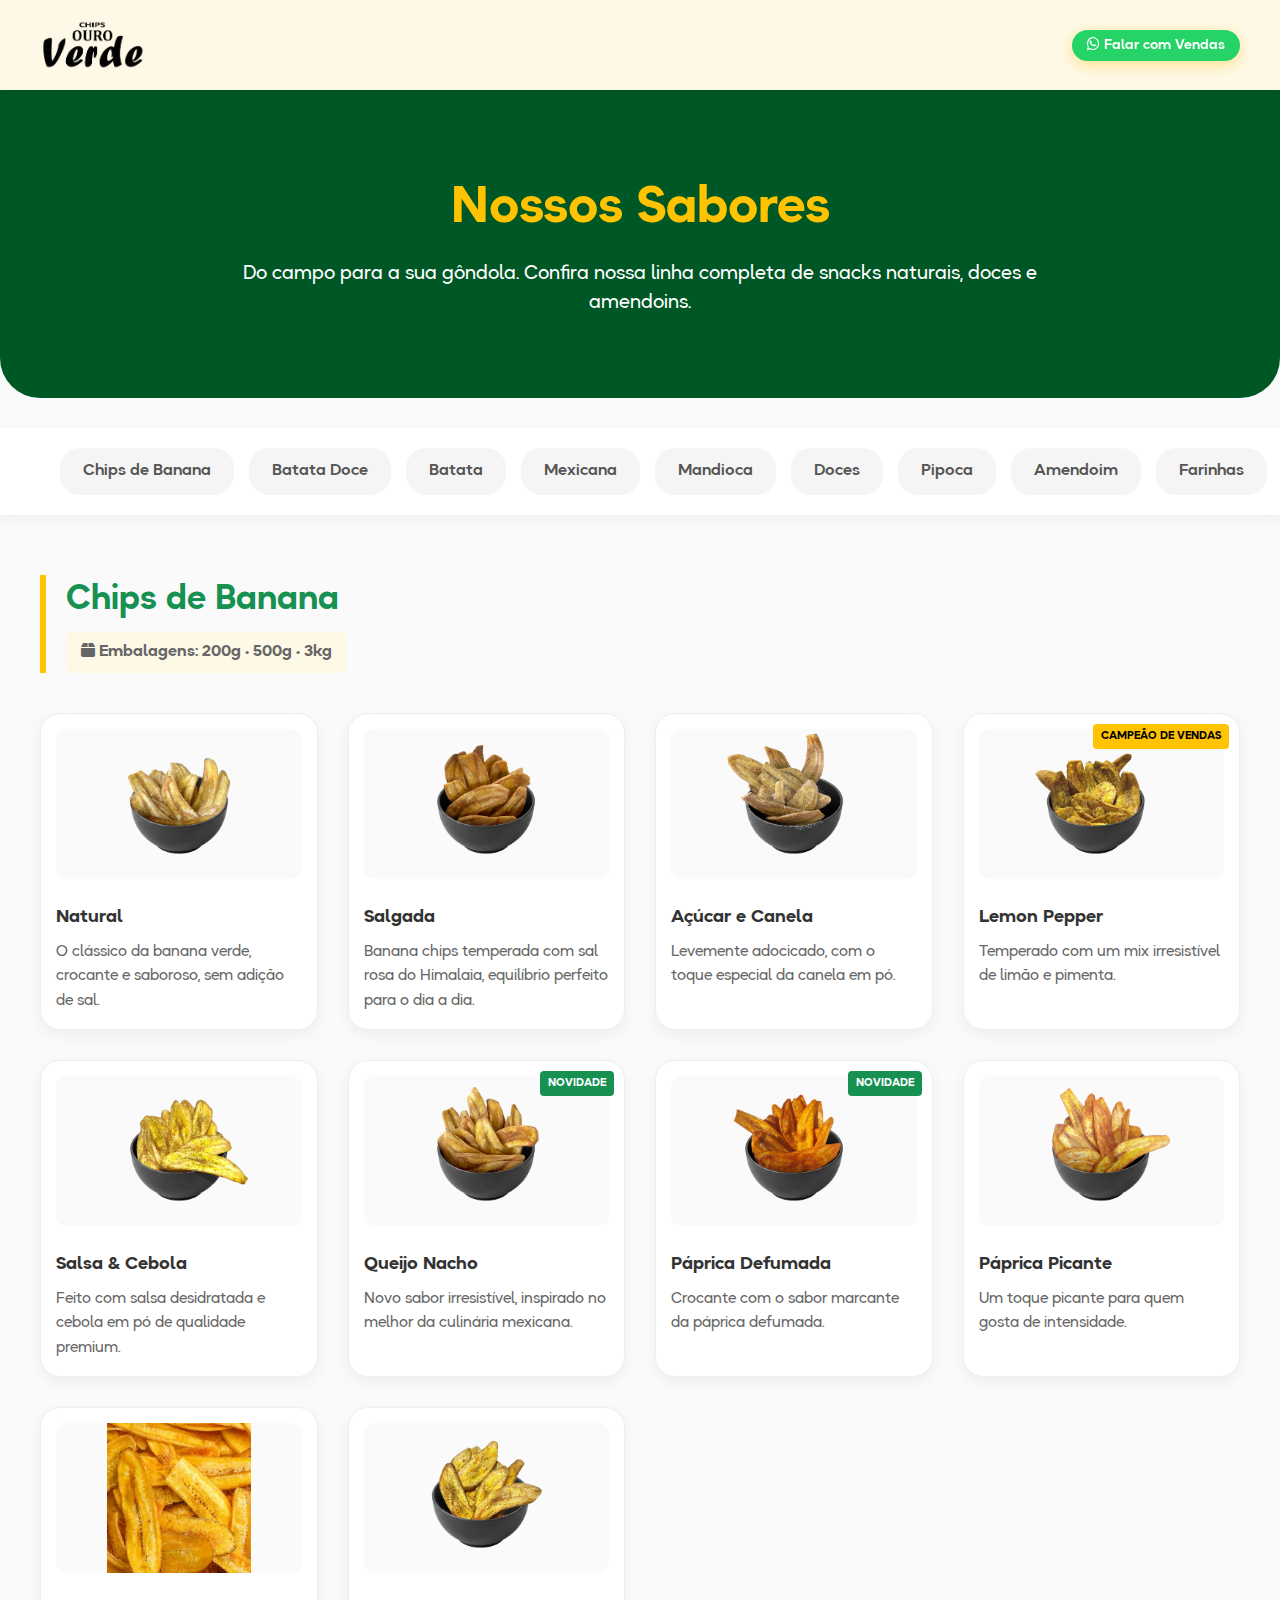
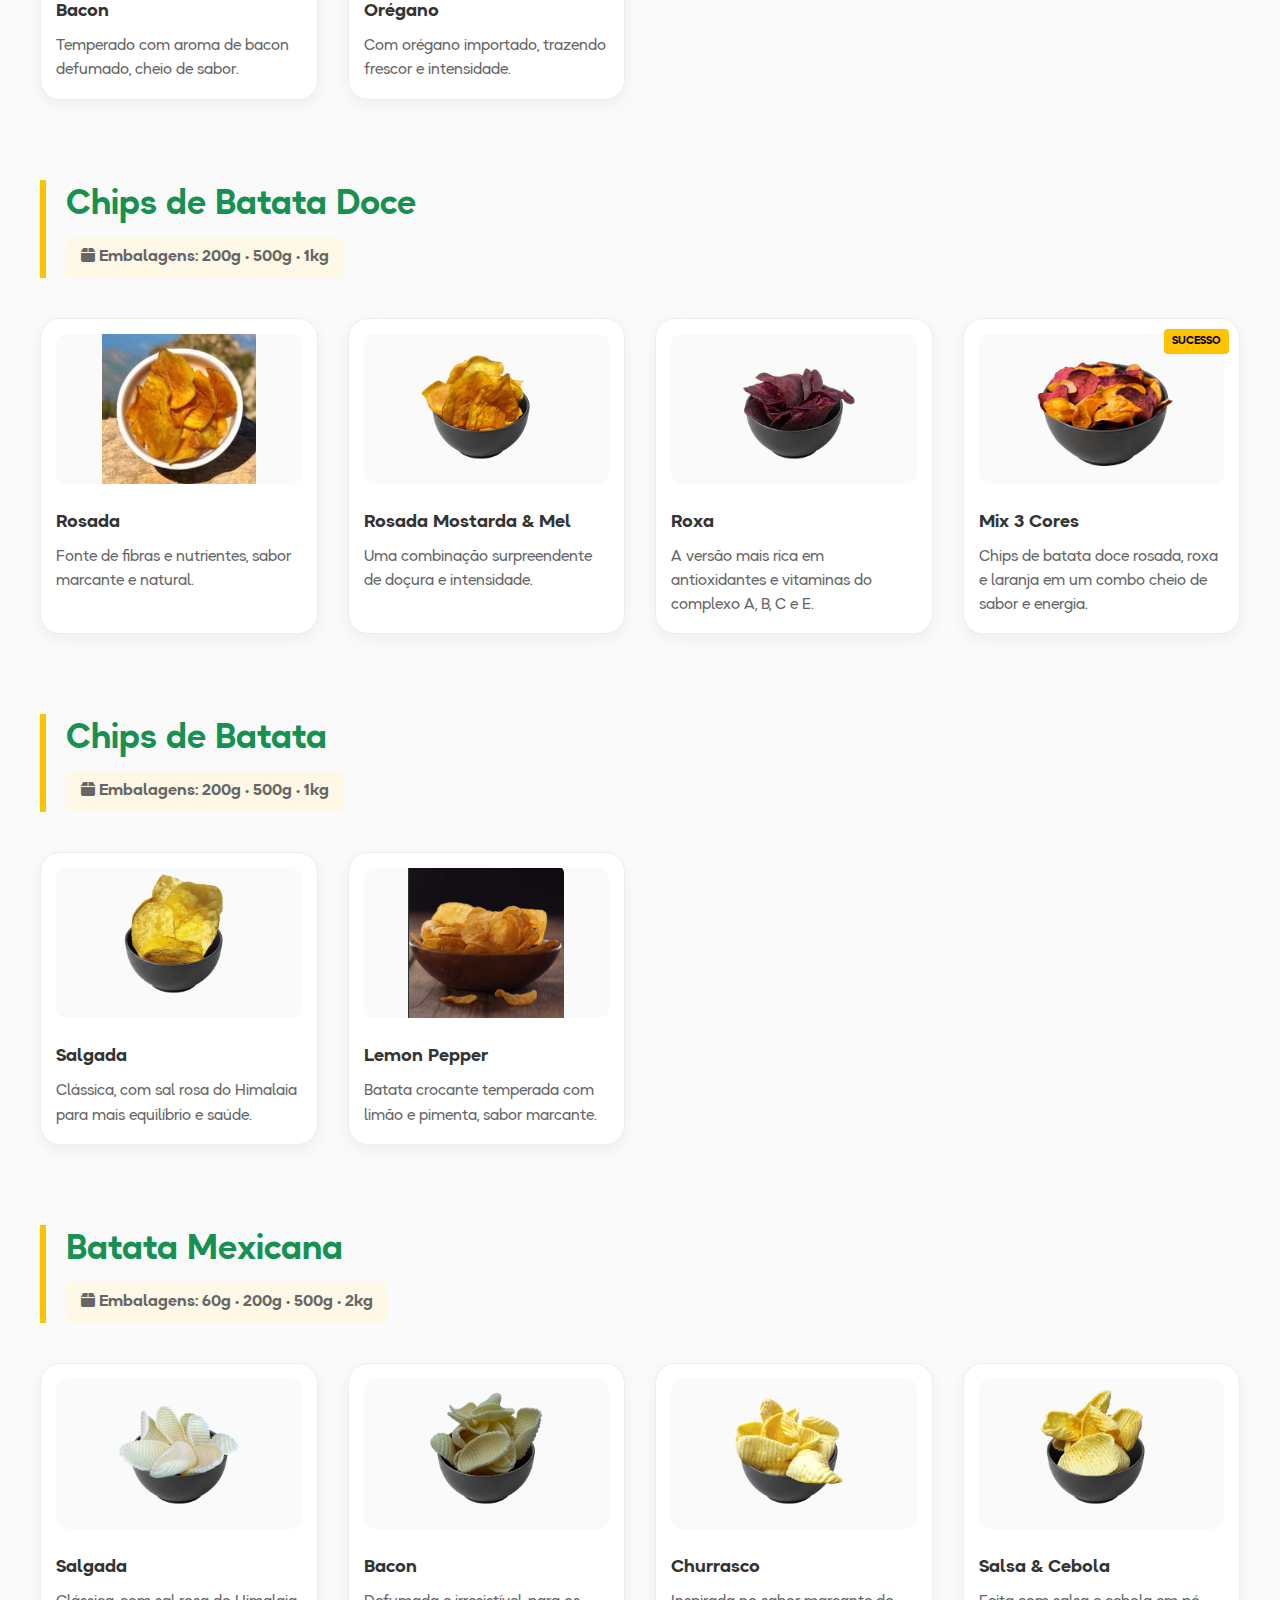
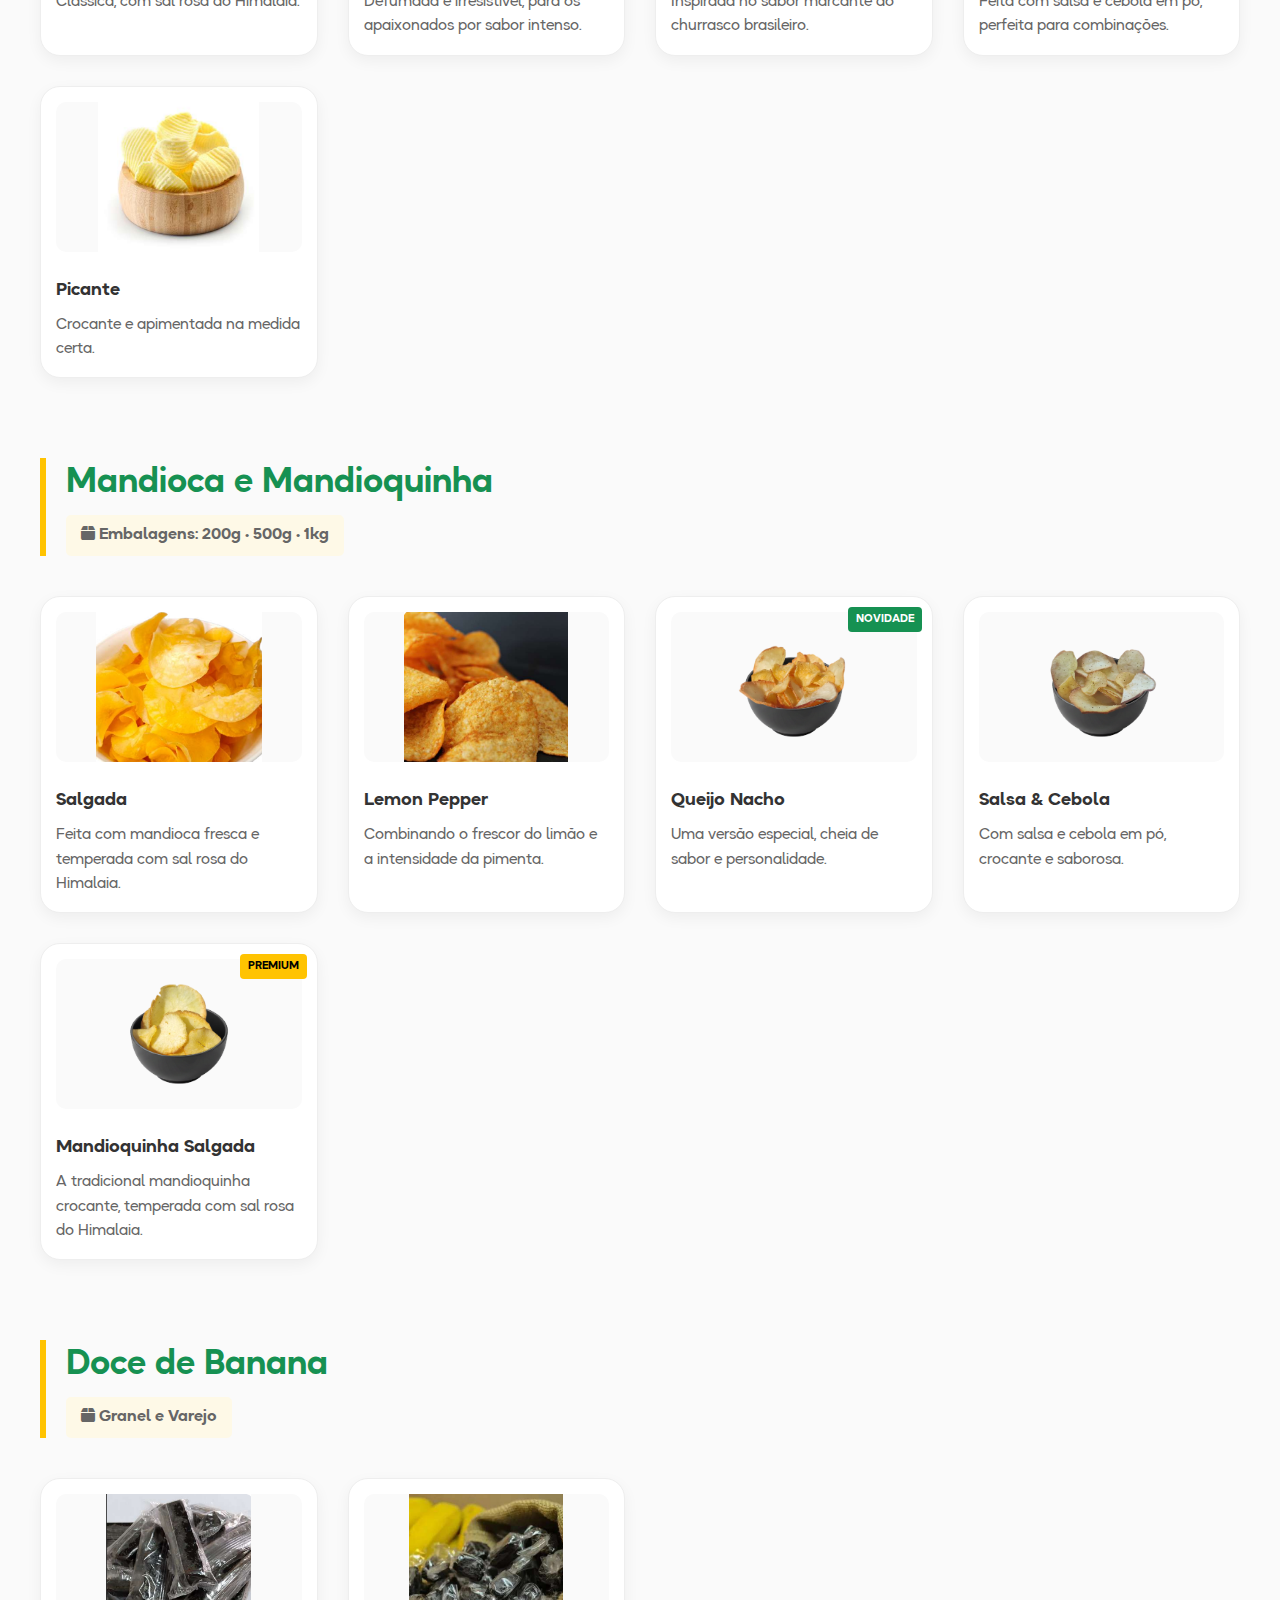
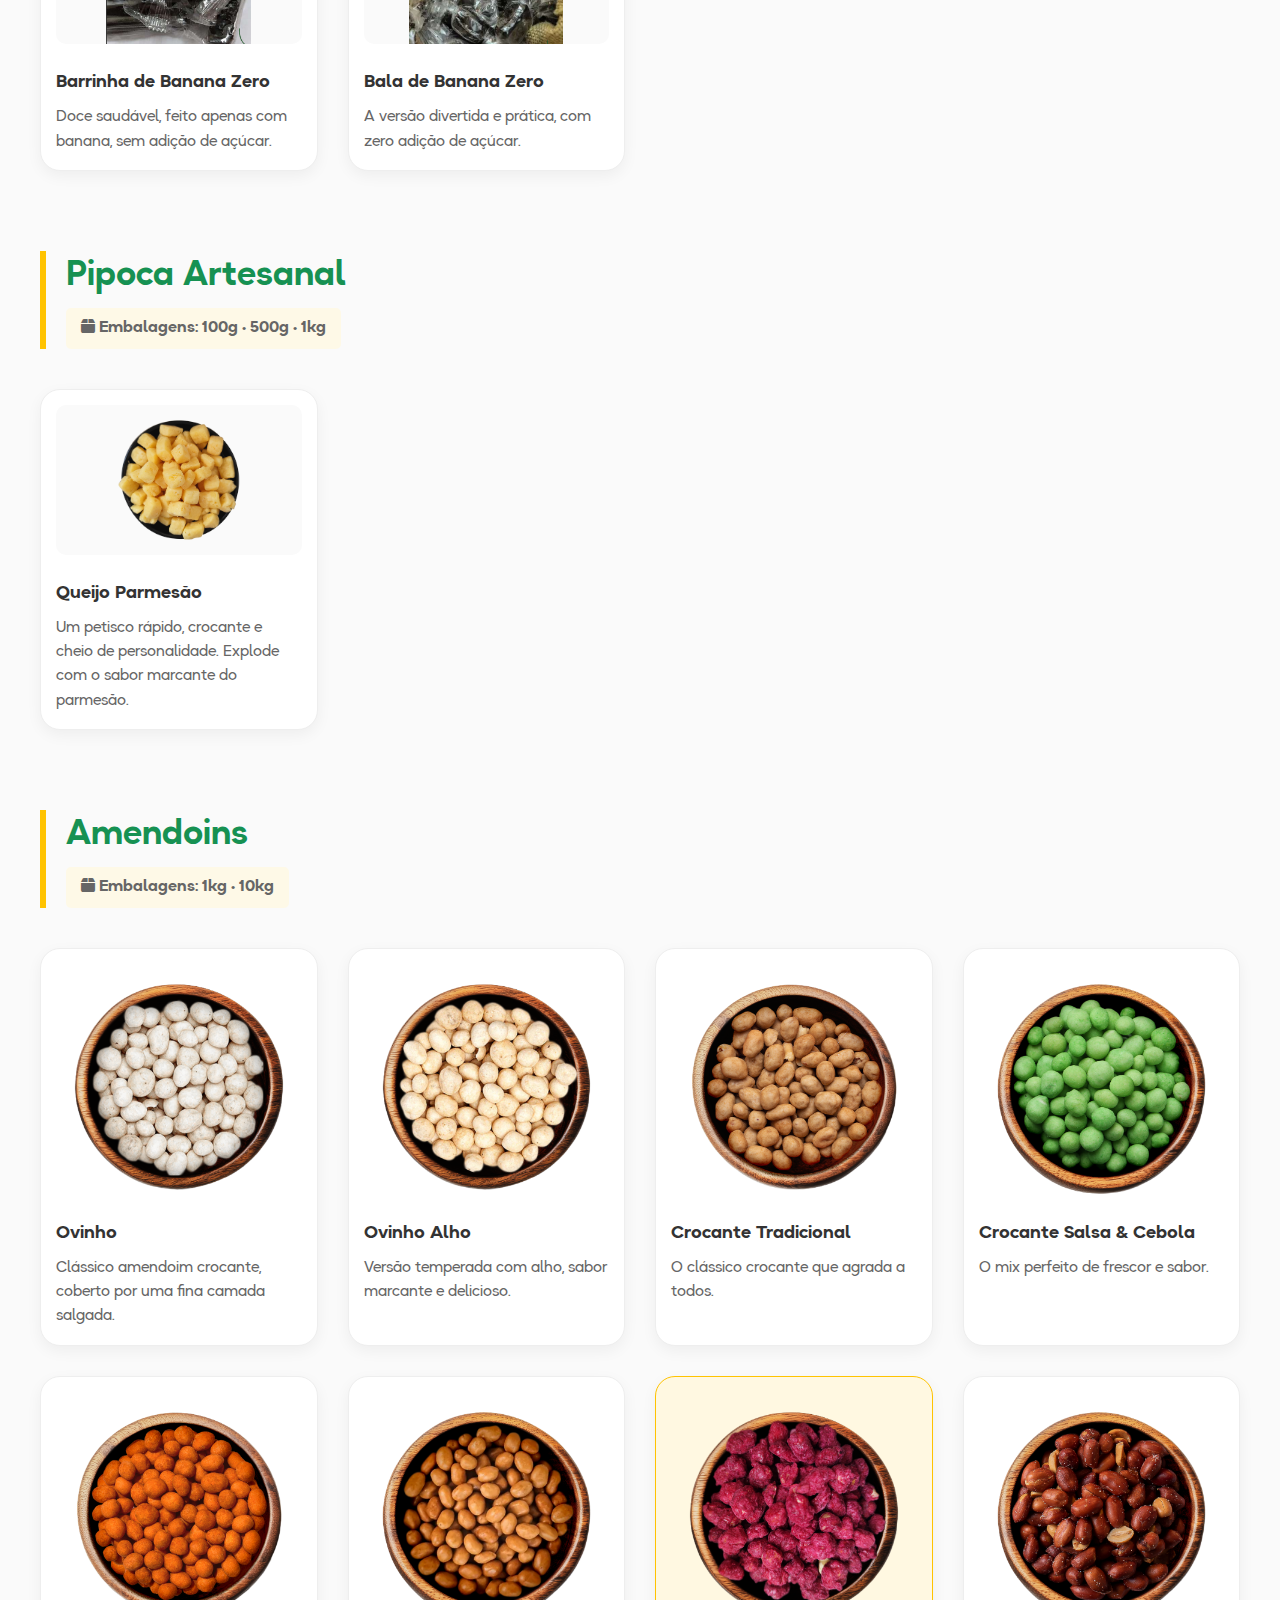
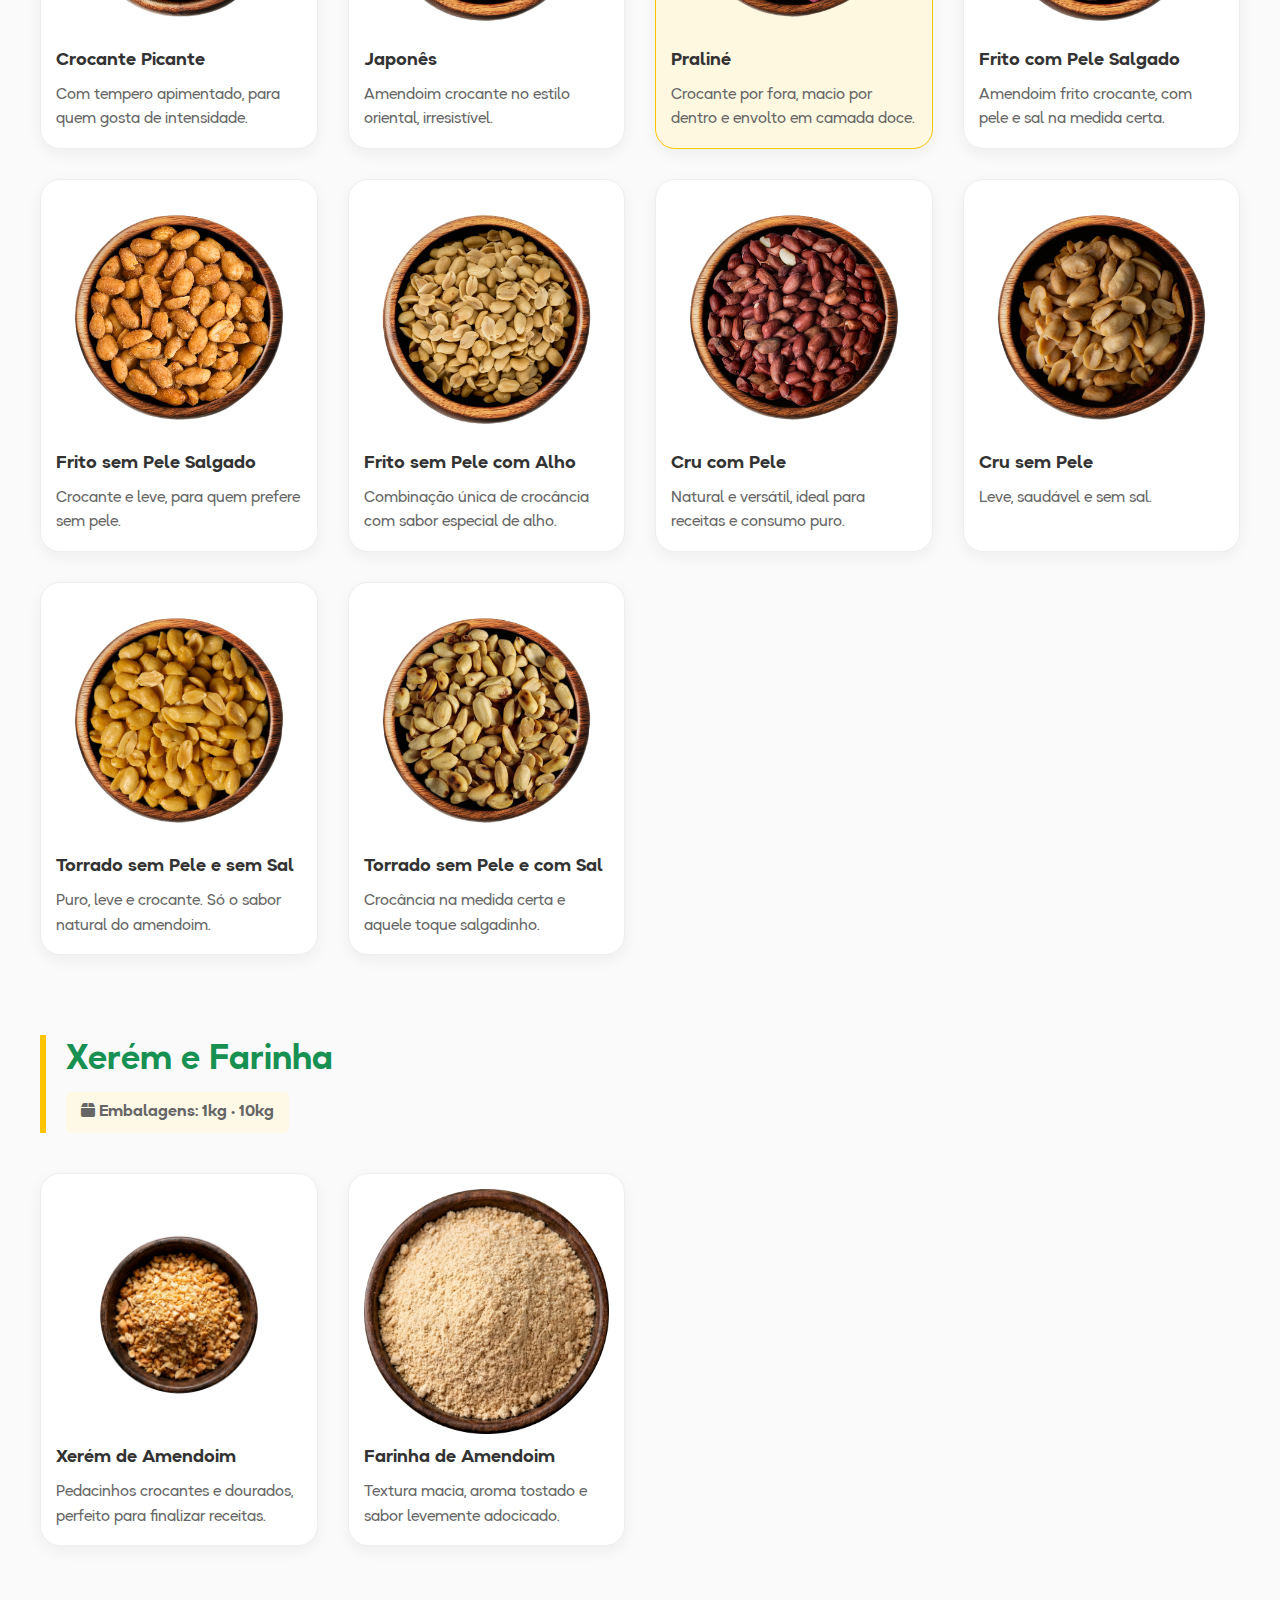
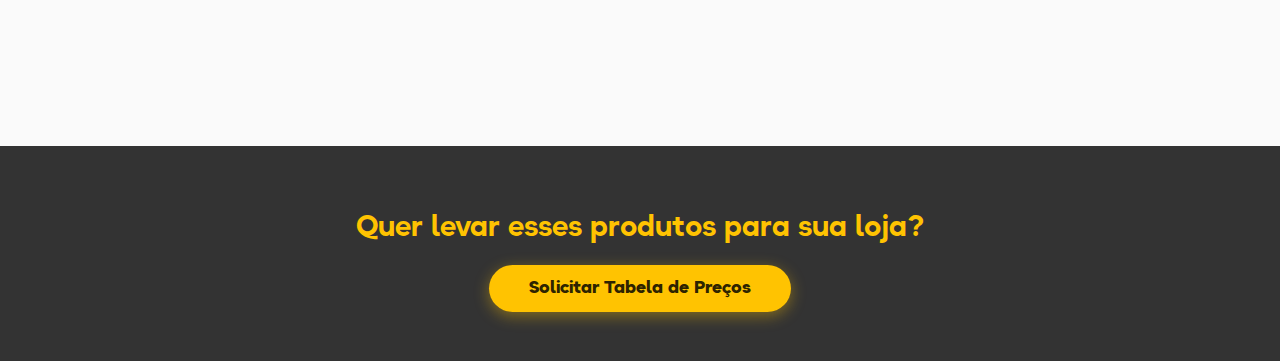
<file: pages/catalogo.html>
<!DOCTYPE html>
<html lang="pt-br">
<head>
    <meta charset="UTF-8">
    <meta name="viewport" content="width=device-width, initial-scale=1.0">
    <title>Catálogo Completo | Chips Ouro Verde</title>
    
    <link href="https://fonts.googleapis.com/css2?family=Montserrat:wght@300;400;600;700;800&display=swap" rel="stylesheet">
    <link rel="stylesheet" href="https://cdnjs.cloudflare.com/ajax/libs/font-awesome/6.0.0/css/all.min.css">

    <link rel="stylesheet" href="../style/main.css">
    <link rel="stylesheet" href="../style/catalogo.css">
</head>
<body>

    <header>
        <div class="logo">
            <a href="../index.html">
                <img src="../images/nome-marca-preto.png" alt="Ouro Verde">
            </a>
        </div>
        <div class="header-right">
            <a href="https://wa.me/5511955507965" class="btn-cta btn-whatsapp-header">
                <i class="fab fa-whatsapp"></i> Falar com Vendas
            </a>
        </div>
    </header>

    <section class="catalog-hero">
        <div class="hero-content">
            <h1>Nossos Sabores</h1>
            <p>Do campo para a sua gôndola. Confira nossa linha completa de snacks naturais, doces e amendoins.</p>
        </div>
    </section>

    <nav class="cat-nav">
        <div class="nav-wrapper">
            <a href="#banana" class="nav-pill">Chips de Banana</a>
            <a href="#batata-doce" class="nav-pill">Batata Doce</a>
            <a href="#batata" class="nav-pill">Batata</a>
            <a href="#mexicana" class="nav-pill">Mexicana</a>
            <a href="#raizes" class="nav-pill">Mandioca</a>
            <a href="#doces" class="nav-pill">Doces</a>
            <a href="#pipoca" class="nav-pill">Pipoca</a>
            <a href="#amendoim" class="nav-pill">Amendoim</a>
            <a href="#xerem" class="nav-pill">Farinhas</a>
        </div>
    </nav>

    <div class="catalog-container">

        <section id="banana" class="product-category">
            <div class="cat-header">
                <h2>Chips de Banana</h2>
                <span class="pack-size"><i class="fas fa-box"></i> Embalagens: 200g • 500g • 3kg</span>
            </div>
            
            <div class="product-grid">
                <div class="prod-card">
                    <img src="../images/produtos/chips-banana-natural.png" alt="Natural" class="prod-img">
                    <h3>Natural</h3>
                    <p>O clássico da banana verde, crocante e saboroso, sem adição de sal.</p>
                </div>
                <div class="prod-card">
                    <img src="../images/produtos/chips-banana-salgada.png" alt="Salgada" class="prod-img">
                    <h3>Salgada</h3>
                    <p>Banana chips temperada com sal rosa do Himalaia, equilíbrio perfeito para o dia a dia.</p>
                </div>
                <div class="prod-card">
                    <img src="../images/produtos/chips-banana-acucar-e-canela.png" alt="Açúcar e Canela" class="prod-img">
                    <h3>Açúcar e Canela</h3>
                    <p>Levemente adocicado, com o toque especial da canela em pó.</p>
                </div>
                <div class="prod-card">
                    <span class="badge campeao">Campeão de Vendas</span>
                    <img src="../images/produtos/chips-banana-lemon-pepper.png" alt="Lemon Pepper" class="prod-img">
                    <h3>Lemon Pepper</h3>
                    <p>Temperado com um mix irresistível de limão e pimenta.</p>
                </div>
                <div class="prod-card">
                    <img src="../images/produtos/chips-banana-salsa-cebola.png" alt="Salsa e Cebola" class="prod-img">
                    <h3>Salsa & Cebola</h3>
                    <p>Feito com salsa desidratada e cebola em pó de qualidade premium.</p>
                </div>
                <div class="prod-card">
                    <span class="badge novidade">Novidade</span>
                    <img src="../images/produtos/chips-banana-queijo-nacho.png" alt="Queijo Nacho" class="prod-img">
                    <h3>Queijo Nacho</h3>
                    <p>Novo sabor irresistível, inspirado no melhor da culinária mexicana.</p>
                </div>
                <div class="prod-card">
                    <span class="badge novidade">Novidade</span>
                    <img src="../images/produtos/chips-banana-praprica-defumada.png" alt="Páprica Defumada" class="prod-img">
                    <h3>Páprica Defumada</h3>
                    <p>Crocante com o sabor marcante da páprica defumada.</p>
                </div>
                <div class="prod-card">
                    <img src="../images/produtos/chips-banana-praprica-picante.png" alt="Páprica Picante" class="prod-img">
                    <h3>Páprica Picante</h3>
                    <p>Um toque picante para quem gosta de intensidade.</p>
                </div>
                <div class="prod-card">
                    <img src="../images/produtos/chips-banana-bacon.png" alt="Bacon" class="prod-img">
                    <h3>Bacon</h3>
                    <p>Temperado com aroma de bacon defumado, cheio de sabor.</p>
                </div>
                <div class="prod-card">
                    <img src="../images/produtos/chips-banana-oregano.png" alt="Orégano" class="prod-img">
                    <h3>Orégano</h3>
                    <p>Com orégano importado, trazendo frescor e intensidade.</p>
                </div>
            </div>
        </section>

        <section id="batata-doce" class="product-category">
            <div class="cat-header">
                <h2>Chips de Batata Doce</h2>
                <span class="pack-size"><i class="fas fa-box"></i> Embalagens: 200g • 500g • 1kg</span>
            </div>
            <div class="product-grid">
                <div class="prod-card">
                    <img src="../images/produtos/chips-batata-doce-rosada.png" alt="Rosada" class="prod-img">
                    <h3>Rosada</h3>
                    <p>Fonte de fibras e nutrientes, sabor marcante e natural.</p>
                </div>
                <div class="prod-card">
                    <img src="../images/produtos/chips-batata-doce-rosada mostarda.png" alt="Mostarda e Mel" class="prod-img">
                    <h3>Rosada Mostarda & Mel</h3>
                    <p>Uma combinação surpreendente de doçura e intensidade.</p>
                </div>
                <div class="prod-card">
                    <img src="../images/produtos/chips-batata-doce-roxa.png" alt="Roxa" class="prod-img">
                    <h3>Roxa</h3>
                    <p>A versão mais rica em antioxidantes e vitaminas do complexo A, B, C e E.</p>
                </div>
                <div class="prod-card">
                    <span class="badge campeao">Sucesso</span>
                    <img src="../images/produtos/chips-batata-doce-mix.png" alt="Mix 3 Cores" class="prod-img">
                    <h3>Mix 3 Cores</h3>
                    <p>Chips de batata doce rosada, roxa e laranja em um combo cheio de sabor e energia.</p>
                </div>
            </div>
        </section>

        <section id="batata" class="product-category">
            <div class="cat-header">
                <h2>Chips de Batata</h2>
                <span class="pack-size"><i class="fas fa-box"></i> Embalagens: 200g • 500g • 1kg</span>
            </div>
            <div class="product-grid">
                <div class="prod-card">
                    <img src="../images/produtos/chips-batata-salgada.png" alt="Batata Salgada" class="prod-img">
                    <h3>Salgada</h3>
                    <p>Clássica, com sal rosa do Himalaia para mais equilíbrio e saúde.</p>
                </div>
                <div class="prod-card">
                    <img src="../images/produtos/chips-batata-lemon-pepper.png" alt="Batata Lemon" class="prod-img">
                    <h3>Lemon Pepper</h3>
                    <p>Batata crocante temperada com limão e pimenta, sabor marcante.</p>
                </div>
            </div>
        </section>

        <section id="mexicana" class="product-category">
            <div class="cat-header">
                <h2>Batata Mexicana</h2>
                <span class="pack-size"><i class="fas fa-box"></i> Embalagens: 60g • 200g • 500g • 2kg</span>
            </div>
            <div class="product-grid">
                <div class="prod-card">
                    <img src="../images/produtos/chips-batata-mexicana-salgada.png" alt="Salgada" class="prod-img">
                    <h3>Salgada</h3>
                    <p>Clássica, com sal rosa do Himalaia.</p>
                </div>
                <div class="prod-card">
                    <img src="../images/produtos/chips-batata-mexicana-bacon.png" alt="Bacon" class="prod-img">
                    <h3>Bacon</h3>
                    <p>Defumada e irresistível, para os apaixonados por sabor intenso.</p>
                </div>
                <div class="prod-card">
                    <img src="../images/produtos/chips-batata-mexicana-churrasco.png" alt="Churrasco" class="prod-img">
                    <h3>Churrasco</h3>
                    <p>Inspirada no sabor marcante do churrasco brasileiro.</p>
                </div>
                <div class="prod-card">
                    <img src="../images/produtos/chips-batata-mexicana-salsa-cebola.png" alt="Salsa e Cebola" class="prod-img">
                    <h3>Salsa & Cebola</h3>
                    <p>Feita com salsa e cebola em pó, perfeita para combinações.</p>
                </div>
                <div class="prod-card">
                    <img src="../images/produtos/chips-batata-mexicana-picante.png" alt="Picante" class="prod-img">
                    <h3>Picante</h3>
                    <p>Crocante e apimentada na medida certa.</p>
                </div>
            </div>
        </section>

        <section id="raizes" class="product-category">
            <div class="cat-header">
                <h2>Mandioca e Mandioquinha</h2>
                <span class="pack-size"><i class="fas fa-box"></i> Embalagens: 200g • 500g • 1kg</span>
            </div>
            <div class="product-grid">
                <div class="prod-card">
                    <img src="../images/produtos/chips-mandioca-salgada.png" alt="Salgada" class="prod-img">
                    <h3>Salgada</h3>
                    <p>Feita com mandioca fresca e temperada com sal rosa do Himalaia.</p>
                </div>
                <div class="prod-card">
                    <img src="../images/produtos/chips-mandioca-lemon-pepper.png" alt="Lemon Pepper" class="prod-img">
                    <h3>Lemon Pepper</h3>
                    <p>Combinando o frescor do limão e a intensidade da pimenta.</p>
                </div>
                <div class="prod-card">
                    <span class="badge novidade">Novidade</span>
                    <img src="../images/produtos/chips-mandioca-queijo-nacho.png" alt="Queijo Nacho" class="prod-img">
                    <h3>Queijo Nacho</h3>
                    <p>Uma versão especial, cheia de sabor e personalidade.</p>
                </div>
                <div class="prod-card">
                    <img src="../images/produtos/chips-mandioca-salsa-cebola.png" alt="Salsa e Cebola" class="prod-img">
                    <h3>Salsa & Cebola</h3>
                    <p>Com salsa e cebola em pó, crocante e saborosa.</p>
                </div>
                <div class="prod-card">
                    <span class="badge campeao">Premium</span>
                    <img src="../images/produtos/chips-mandioquinha-salgada.png" alt="Mandioquinha" class="prod-img">
                    <h3>Mandioquinha Salgada</h3>
                    <p>A tradicional mandioquinha crocante, temperada com sal rosa do Himalaia.</p>
                </div>
            </div>
        </section>

        <section id="doces" class="product-category">
            <div class="cat-header">
                <h2>Doce de Banana</h2>
                <span class="pack-size"><i class="fas fa-box"></i> Granel e Varejo</span>
            </div>
            <div class="product-grid">
                <div class="prod-card">
                    <img src="../images/produtos/barrinha-banana-zero.png" alt="Barrinha" class="prod-img">
                    <h3>Barrinha de Banana Zero</h3>
                    <p>Doce saudável, feito apenas com banana, sem adição de açúcar.</p>
                </div>
                <div class="prod-card">
                    <img src="../images/produtos/bala-banana-zero.png" alt="Bala" class="prod-img">
                    <h3>Bala de Banana Zero</h3>
                    <p>A versão divertida e prática, com zero adição de açúcar.</p>
                </div>
            </div>
        </section>

        <section id="pipoca" class="product-category">
            <div class="cat-header">
                <h2>Pipoca Artesanal</h2>
                <span class="pack-size"><i class="fas fa-box"></i> Embalagens: 100g • 500g • 1kg</span>
            </div>
            <div class="product-grid">
                <div class="prod-card">
                    <img src="../images/produtos/pipoca-parmesao.png" alt="Pipoca" class="prod-img">
                    <h3>Queijo Parmesão</h3>
                    <p>Um petisco rápido, crocante e cheio de personalidade. Explode com o sabor marcante do parmesão.</p>
                </div>
            </div>
        </section>

        <section id="amendoim" class="product-category">
            <div class="cat-header">
                <h2>Amendoins</h2>
                <span class="pack-size"><i class="fas fa-box"></i> Embalagens: 1kg • 10kg</span>
            </div>
            <div class="product-grid">
                <div class="prod-card"><img src="../images/produtos/amendoin-ovinhos.png" alt="Ovinho"><h3>Ovinho</h3><p>Clássico amendoim crocante, coberto por uma fina camada salgada.</p></div>
                <div class="prod-card"><img src="../images/produtos/amendoin-ovinhos-alho.png" alt="Ovinho Alho"><h3>Ovinho Alho</h3><p>Versão temperada com alho, sabor marcante e delicioso.</p></div>
                <div class="prod-card"><img src="../images/produtos/amendoim-crocante-tradicional.png" alt="Crocante Tradicional"><h3>Crocante Tradicional</h3><p>O clássico crocante que agrada a todos.</p></div>
                <div class="prod-card"><img src="../images/produtos/amendoim-crocante-salsa-cebola.png" alt="Crocante Salsa & Cebola"><h3>Crocante Salsa & Cebola</h3><p>O mix perfeito de frescor e sabor.</p></div>
                <div class="prod-card"><img src="../images/produtos/amendoim-crocante-picante.png" alt="Crocante Picante"><h3>Crocante Picante</h3><p>Com tempero apimentado, para quem gosta de intensidade.</p></div>
                <div class="prod-card"><img src="../images/produtos/amendoim-japones.png" alt="Japonês"><h3>Japonês</h3><p>Amendoim crocante no estilo oriental, irresistível.</p></div>
                <div class="prod-card destaque-doce"><img src="../images/produtos/amendoim-praline.png" alt="Praliné"><h3>Praliné</h3><p>Crocante por fora, macio por dentro e envolto em camada doce.</p></div>
                <div class="prod-card"><img src="../images/produtos/amendoim-frito-com-pele-salgado.png" alt="Frito com Pele Salgado"><h3>Frito com Pele Salgado</h3><p>Amendoim frito crocante, com pele e sal na medida certa.</p></div>
                <div class="prod-card"><img src="../images/produtos/amendoim-frito-sem-pele-salgado.png" alt="Frito sem Pele Salgado"><h3>Frito sem Pele Salgado</h3><p>Crocante e leve, para quem prefere sem pele.</p></div>
                <div class="prod-card"><img src="../images/produtos/amendoim-frito-sem-pele-com-lascas-alho.png" alt="Frito sem Pele com Alho"><h3>Frito sem Pele com Alho</h3><p>Combinação única de crocância com sabor especial de alho.</p></div>
                <div class="prod-card"><img src="../images/produtos/amendoim-cru-com-pele.png" alt="Cru com Pele"><h3>Cru com Pele</h3><p>Natural e versátil, ideal para receitas e consumo puro.</p></div>
                <div class="prod-card"><img src="../images/produtos/amendoim-cru-sem-pele.png" alt="Cru sem Pele"><h3>Cru sem Pele</h3><p>Leve, saudável e sem sal.</p></div>
                <div class="prod-card"><img src="../images/produtos/amendiom-torrado-sem-pele-e-sem-sal.png" alt="Torrado sem Pele e sem Sal"><h3>Torrado sem Pele e sem Sal</h3><p>Puro, leve e crocante. Só o sabor natural do amendoim.</p></div>
                <div class="prod-card"><img src="../images/produtos/amindoim-torrado-sem-pele-e-sem-sal.png" alt="Torrado sem Pele e com Sal"><h3>Torrado sem Pele e com Sal</h3><p>Crocância na medida certa e aquele toque salgadinho.</p></div>
            </div>
        </section>

        <section id="xerem" class="product-category">
            <div class="cat-header">
                <h2>Xerém e Farinha</h2>
                <span class="pack-size"><i class="fas fa-box"></i> Embalagens: 1kg • 10kg</span>
            </div>
            <div class="product-grid">
                <div class="prod-card">
                    <img src="../images/produtos/xerem-de-amendoim.png" alt="Xerém de Amendoim">
                    <h3>Xerém de Amendoim</h3>
                    <p>Pedacinhos crocantes e dourados, perfeito para finalizar receitas.</p>
                </div>
                <div class="prod-card">
                    <img src="../images/produtos/farinha-de-amendoim.png" alt="Farinha de Amendoim">
                    <h3>Farinha de Amendoim</h3>
                    <p>Textura macia, aroma tostado e sabor levemente adocicado.</p>
                </div>
            </div>
        </section>

    </div>

    <div class="catalog-footer">
        <h3>Quer levar esses produtos para sua loja?</h3>
        <a href="https://wa.me/5511955507965" class="btn-cta btn-primary">Solicitar Tabela de Preços</a>
    </div>

</body>
</html>
</file>
<file: style/main.css>
/*okta neue thin 100*/
@font-face {
    font-family: 'Okta Neue';
    src: url('fonts/OktaNeue-Thin.woff2') format('woff2');
    font-weight: 100;
    font-style: normal;
    font-display: swap;
}

/*okta neue extralight 200*/
@font-face {
    font-family: 'Okta Neue';
    src: url('fonts/OktaNeue-ExtraLight.woff2') format('woff2');
    font-weight: 200;
    font-style: normal;
    font-display: swap;
}

/*okta neue light 300*/
@font-face {
    font-family: 'Okta Neue';
    src: url('fonts/OktaNeue-Light.woff2') format('woff2');
    font-weight: 300;
    font-style: normal;
    font-display: swap;
}

/*okta neue regular 400*/
@font-face {
    font-family: 'Okta Neue';
    src: url('fonts/OktaNeue-Regular.woff2') format('woff2');
    font-weight: 400; /*normal*/
    font-style: normal;
    font-display: swap;
}

/*okta neue medium 500*/
@font-face {
    font-family: 'Okta Neue';
    src: url('fonts/OktaNeue-Medium.woff2') format('woff2');
    font-weight: 500;
    font-style: normal;
    font-display: swap;
}

/*okta neue semibold 600*/
@font-face {
    font-family: 'Okta Neue';
    src: url('fonts/OktaNeue-SemiBold.woff2') format('woff2');
    font-weight: 600;
    font-style: normal;
    font-display: swap;
}

/*okta neue bold 700*/
@font-face {
    font-family: 'Okta Neue';
    src: url('fonts/OktaNeue-Bold.woff2') format('woff2');
    font-weight: 700; /*bold*/
    font-style: normal;
    font-display: swap;
}

/*okta neue heavy 800*/
@font-face {
    font-family: 'Okta Neue';
    src: url('fonts/OktaNeue-Heavy.woff2') format('woff2');
    font-weight: 800;
    font-style: normal;
    font-display: swap;
}

/*okta neue black 900*/
@font-face {
    font-family: 'Okta Neue';
    src: url('fonts/OktaNeue-Black.woff2') format('woff2');
    font-weight: 900;
    font-style: normal;
    font-display: swap;
}



/*variaveis de cor*/
:root {
    --cor-destaque: #FFC301; /*10 botoes e ctas*/
    --cor-secundaria: #169152; /*30 identidade verde ouro verde*/
    --cor-terciaria: #b7e001;
    --cor-texto: #333333;
    --cor-fundo: #FAFAFA; /*60 base limpa*/
    --cor-fundo-suave: rgb(254, 249, 231); /*creme suave para secoes*/
}

html {
    /*deixa a rolagem suave, fica mais elegante*/
    scroll-behavior: smooth; 
}

section {
    /*isso cria uma margem invisivel no topo de cada secao ao rolar*/
    /*ajuste o valor 100px para o tamanho exato do seu menu*/
    scroll-margin-top: 100px; 
}
        
/*caso queira garantir para todos os ids especificamente*/
#lojas, #catalogo, #quem-somos, #fale-conosco {
    scroll-margin-top: 110px; /*um pouco mais de espaco para respiro*/
}

/*reset e base*/

* {
    margin: 0;
    padding: 0;
    box-sizing: border-box;
    font-family: 'Okta Neue', sans-serif;
}

body {
    
    color: var(--cor-texto); 
    background: var(--cor-fundo);
    overflow-x: hidden;
}

img { max-width: 100%;
    display: block;
}

a {
    text-decoration: none;
}

span{
    color: var(--cor-terciaria);
    font-weight: 700;
}

/*cabecalho*/
header {
    background: rgba(254, 249, 231, 1);
    padding: 15px 20px;
    box-shadow: 0 2px 10px rgba(0,0,0,0.05);
    position: sticky;
    top: 0;
    z-index: 1000;
    display: flex;
    justify-content: space-between;
    align-items: center;
}
.logo img{
    width: 20dvw;
}
.btn-header {
    background: var(--cor-destaque);
    color: #000;
    padding: 8px 15px;
    border-radius: 20px;
    font-weight: 600;
    font-size: 14px;
    transition: transform 0.2s ease;
}
.btn-header:hover {
    transform: scale(1.05);
}

/*hero section*/
.hero {
    background: linear-gradient(rgba(22, 145, 82, 0.9), rgba(22, 145, 82, 0.7)), url('https://images.unsplash.com/photo-1613919113640-137b4f5a6396?ixlib=rb-1.2.1&auto=format&fit=crop&w=1350&q=80');
    background-size: cover;
    background-position: center;
    color: white;
    text-align: center;
    padding: 20px 20px 20px 20px;
    border-bottom-left-radius: 30px;
    border-bottom-right-radius: 30px;
}
.logo-hero {
    display: flex;
    justify-content: center;
    margin: 0 auto 0px auto;
    filter: drop-shadow(0 4px 6px rgba(0,0,0,0.2));
}
.logo-hero img{
    height: 30dvh;
}

.hero-title {
    display: flex;
    flex-direction: column;
    align-items: center;
    margin-top: 0;
    margin-bottom: 1rem;
}

.hero h1 {
    font-size: 2.2rem;
    line-height: 1.2;
}
.hero h2{
    color: var(--cor-destaque);
    font-size: 1.3rem;
    gap: 0;
}
.hero p {
    font-size: 1rem;
    opacity: 0.9;
    margin-bottom: 15px;
}

.div-btn-cta{
    display: flex;
    justify-content: center;
    gap: 15px;
}

.btn-cta {
    background: var(--cor-destaque);
    color: rgb(46, 35, 0);
    padding: 10px 5px;
    border-radius: 30px;
    font-size: 1.2rem;
    font-weight: 900;
    box-shadow: 0 4px 15px rgba(255, 195, 1, 0.4);
    transition: all 0.3s ease;
    line-height: 1.3;
}
.btn-cta:active { transform: scale(0.95); }
.btn-cta:hover { 
    background: #ffcd2e;
    transform: translateY(-2px);
    box-shadow: 0 6px 20px rgba(255, 195, 1, 0.6);
}

/*beneficios estilo mobile first*/
/*beneficios estilo mobile first lado a lado*/
.benefits {
    padding: 10px 15px; /*padding lateral menor pra ganhar espaco*/
    text-align: center;
    background: white;
    margin-top: 0px;
    border-radius: 20px 20px 0 0;
    position: relative;
}

.benefits-grid {
    display: grid;
    /*mudanca aqui 2 colunas no celular*/
    grid-template-columns: repeat(2, 1fr); 
    gap: 15px; /*espaco menor entre eles*/
    max-width: 1200px;
    margin: 0 auto;
}

.benefit-item {
    display: flex;
    flex-direction: column;
    align-items: center;
    /*opcional fundo leve pra delimitar o item no celular*/
    padding: 10px; 
}

/*estilo do icone*/
.icon-box {
    font-size: 2rem; /*icone um pouco menor no mobile*/
    color: var(--cor-secundaria);
    margin-bottom: 10px;
    background: var(--creme);
    width: 60px; /*bolinha um pouco menor*/
    height: 60px;
    display: flex;
    align-items: center;
    justify-content: center;
    border-radius: 50%;
}

.benefit-item h3 {
    font-size: 1rem; /*titulo ajustado*/
    margin-bottom: 5px;
    color: var(--texto);
    line-height: 1.2;
}

.benefit-item p { 
    font-size: 0.8rem; /*texto descritivo menor*/
    color: #666;
    line-height: 1.3;
}

/*computador vira 4 colunas mantido*/
@media (min-width: 1024px) {
    .benefits {
        margin-top: 0px;
        border-radius: 30px;
        margin-left: 40px;
        margin-right: 40px;
        box-shadow: 0 10px 30px rgba(0,0,0,0.05);
        padding: 50px 20px;
    }
    
    .benefits-grid {
        grid-template-columns: repeat(4, 1fr);
        gap: 30px;
    }

    .icon-box {
        width: 70px;
        height: 70px;
        font-size: 2.5rem;
    }

    .benefit-item h3 { font-size: 1.1rem; }
    .benefit-item p { font-size: 0.9rem; }
}
/*secao quem somos*/
.about-us {
    display: flex;
    flex-direction: column;
    gap: 10px;
    padding: 20px 20px;
    background: #fff; /*fundo branco para contraste com secoes cremes*/
    text-align: center;
}

.about-subtitle {
    font-size: 14px;
    color: #666;
    margin-bottom: 30px;
    font-weight: 500;
    margin-top: -5px;
}

.about-content {
    max-width: 800px;
    margin: 0 auto;
}

.about-text p {
    font-size: 15px;
    line-height: 1.8;
    color: var(--cor-texto);
    margin-bottom: 20px;
    text-align: justify; /*texto justificado para visual de jornallivro*/
}

/*destaques no texto*/
.about-text strong {
    color: var(--cor-secundaria);
    font-weight: 700;
}

/*grid de estatisticas*/
.about-stats {
    display: grid;
    grid-template-columns: repeat(3, 1fr);
    gap: 15px;
    margin-top: 40px;
    border-top: 1px solid #eee;
    padding-top: 30px;
}

.stat-box {
    display: flex;
    flex-direction: column;
    align-items: center;
}

.stat-num {
    font-family: 'Okta Neue';
    font-size: 2.5rem;
    color: var(--cor-destaque); /*amarelo*/
    font-weight: 700;
    line-height: 1;
    text-shadow: 1px 1px 0px rgba(0,0,0,0.1);
}

.stat-desc {
    font-size: 12px;
    font-weight: 600;
    color: var(--cor-secundaria); /*verde*/
    text-transform: uppercase;
    margin-top: 5px;
    line-height: 1.2;
}

/*ajuste mobile se a tela for muito pequena*/
@media (max-width: 350px) {
    .about-stats {
        grid-template-columns: 1fr;
        gap: 30px;
    }
}


/*produtos*/
.products {
    background: var(--cor-fundo-suave);
    padding: 40px 20px;
    text-align: center;
}

.span{
    color: var(--cor-terciaria);
    font-weight: 700;
}
.section-title {
    color: var(--cor-secundaria);
    font-size: 1.8rem;
    margin-bottom: 10px;
    font-family: 'Okta Neue';
    font-weight: 700;
    text-align: center;
}
.catalog-box {
    background: white;
    padding: 20px;
    border-radius: 15px;
    box-shadow: 0 5px 15px rgba(0,0,0,0.05);
    margin-top: 20px;
}
.btn-outline {
    border: 2px solid var(--cor-secundaria);
    color: var(--cor-secundaria);
    padding: 10px 20px;
    border-radius: 25px;
    font-weight: 600;
    display: inline-block;
    margin-top: 10px;
    transition: background 0.2s;
}
.btn-outline:hover {
    background: var(--cor-secundaria);
    color: white;
}


/*mapa*/
.store-locator {
    padding: 40px 20px;
    background: white;
}
.map-wrapper {
    position: relative;
    height: 100dvh; /*altura dinamica*/
    max-height: 500px; /*limite para nao ficar gigante em tabletpc*/
    width: 100%;
    border-radius: 20px;
    overflow: hidden;
    box-shadow: 0 4px 20px rgba(0,0,0,0.1);
}
#map { height: 100%; width: 100%; }

.map-search {
    position: absolute;
    top: 15px;
    left: 50%;
    transform: translateX(-50%);
    width: 95%;
    z-index: 500;
    display: flex;
    box-shadow: 0 4px 10px rgba(0,0,0,0.4);
    border-radius: 30px;
    background: white;
}
.map-search input {
    flex: 1;
    border: none;
    padding: 10px 10px 10px 20px;
    border-radius: 30px 0 0 30px;
    outline: none;
    font-family: 'Poppins', sans-serif;
}
.map-search button {
    background: var(--cor-secundaria);
    border: none;
    width: auto;
    border-radius: 0 30px 30px 0;
    color: white;
    cursor: pointer;
    padding: .7rem;
}
.map-search button i{
    font-size: 1.3rem;
}
.result-card {
    position: absolute;
    bottom: 20px;
    left: 50%;
    transform: translateX(-50%);
    background: white;
    padding: 15px;
    border-radius: 15px;
    width: 90%;
    text-align: center;
    z-index: 500;
    box-shadow: 0 5px 15px rgba(0,0,0,0.2);
    display: none;
}

/*autocomplete css*/
.sugestoes-dropdown {
    position: absolute;
    top: 100%;
    left: 20px;
    right: 50px;
    background: white;
    list-style: none;
    padding: 0;
    display: none; 
    margin: 5px 0 0 0;
    border-radius: 12px;
    box-shadow: 0 4px 20px rgba(0,0,0,0.15);
    z-index: 1000;
    max-height: 260px;
    overflow-y: auto;
    scroll-behavior: smooth;
}
.sugestoes-dropdown[style*="block"] {
    padding: 5px 0;
}
.sugestoes-dropdown::-webkit-scrollbar { width: 6px; }
.sugestoes-dropdown::-webkit-scrollbar-thumb { background: #ccc; border-radius: 4px; }

.sugestoes-dropdown li {
    padding: 12px 15px;
    cursor: pointer;
    font-size: 13px;
    color: #444;
    border-bottom: 1px solid #f5f5f5;
    transition: background 0.2s;
    line-height: 1.4;
    display: -webkit-box;
    -webkit-line-clamp: 2;
    -webkit-box-orient: vertical;
    overflow: hidden;
    text-overflow: ellipsis;
}
.sugestoes-dropdown li:hover {
    background-color: #f0f9f4;
    color: var(--cor-secundaria);
}

/*secao fale conosco b2b style*/

.contact-section {
    padding: 40px 20px;
    background-color: var(--cor-fundo);
    position: relative;
}

.contact-section .section-title {
    text-align: center;
    color: var(--cor-secundaria);
    margin-bottom: 50px;
    font-size: 2.2rem;
    font-weight: 700;
}

/*o container principal a caixa que segura tudo*/
.contact-wrapper {
    background: white;
    border-radius: 30px;
    box-shadow: 0 20px 60px rgba(0,0,0,0.08); /*sombra elegante*/
    overflow: hidden; /*arredonda os filhos*/
    max-width: 1200px;
    margin: 0 auto;
    display: flex;
    flex-direction: column; /*mobile um em cima do outro*/
}

/*coluna esquerda verde*/
/*coluna esquerda verde renovada*/
.contact-info {
    background-color: #00210E; /*verde da marca*/
    color: var(--cor-texto);
    padding: 30px 20px;
    position: relative;
    display: flex;
    align-items: center; /*centraliza verticalmente*/
}

/*padrao de fundo sutil opcional, da um charme*/
.contact-info::before {
    content: '';
    position: absolute;
    top: 0; left: 0; right: 0; bottom: 0;
    background-image: radial-gradient(rgba(255,255,255,0.1) 1px, transparent 1px);
    background-size: 20px 20px;
    opacity: 0.3;
    pointer-events: none;
}

.info-content {
    position: relative;

    width: 100%;
}

.contact-info h3 {
    font-family: 'Okta Neue', sans-serif;
    font-size: 1.6rem;
    font-weight: 800; /*bem grosso*/
    color: var(--cor-destaque);
    margin-bottom: 15px;
    text-transform: uppercase;
    letter-spacing: 1px;
}

.contact-info p {
    font-size: 1rem;
    opacity: 0.9;
    margin-bottom: 40px;
    line-height: 1.5;
    max-width: 90%;
    color:rgb(254, 249, 231)
}

/*lista de contatos*/
.info-list {
    display: flex;
    flex-direction: column;
    gap: 25px;
}

.info-item {
    display: flex;
    align-items: center;
    gap: 15px;
    text-decoration: none;
    color: white;
    transition: transform 0.3s ease;
}

/*efeito ao passar o mouse no item*/
.info-item:hover {
    transform: translateX(10px);
}

/*bolinha do icone*/
.icon-circle {
    width: 30px;
    height: 30px;
    background: rgba(255, 255, 255, 0.15); /*branco transparente*/
    border-radius: 50%;
    display: flex;
    align-items: center;
    justify-content: center;
    border: 1px solid rgba(255, 255, 255, 0.2);
    transition: all 0.3s;
}


/*destaque para o whatsapp ao passar mouse*/
.info-item:hover .icon-circle {
    background: white;
    color: var(--verde);
}
.info-item:hover .icon-circle i {
    color: var(--verde);
}

/*textos do item*/
.info-text {
    display: flex;
    flex-direction: column;
}

.info-text small {
    font-size: 0.75rem;
    text-transform: uppercase;
    opacity: 0.7;
    letter-spacing: 0.5px;
    margin-bottom: 2px;
}

.info-text span {
    font-size: 1rem;
    font-weight: 600;
}

/*area social no final*/
.contact-social {
    margin-top: 50px;
    padding-top: 30px;
    border-top: 1px solid rgba(255,255,255,0.2);
    display: flex;
    align-items: center;
    justify-content: space-between;
}

.contact-social span {
    font-size: 0.9rem;
    font-weight: 600;
}

.social-icons {
    display: flex;
    gap: 15px;
}

.social-icons a {
    width: 40px;
    height: 40px;
    background: rgba(0,0,0,0.2);
    border-radius: 50%;
    display: flex;
    align-items: center;
    justify-content: center;
    color: white;
    font-size: 1.2rem;
    transition: background 0.3s;
}

.social-icons a:hover {
    background: var(--amarelo);
    color: black;
}

/*lista de icones e textos*/
.info-list {
    display: flex;
    flex-direction: column;
    gap: 25px;
    position: relative;
    
}

.info-item {
    display: flex;
    align-items: center;
    gap: 15px;
    color: white;
    text-decoration: none;
    font-weight: 500;
    font-size: 1rem;
    transition: transform 0.3s;
}

.info-item:hover { transform: translateX(10px); }

.info-item i {
    width: 40px;
    height: 40px;
    border-radius: 50%;
    display: flex;
    align-items: center;
    justify-content: center;
    font-size: 1.1rem;
    color: var(--cor-destaque); /*icone amarelo*/
}

/*redes sociais internas*/
.contact-social {
    margin-top: 50px;
    display: flex;
    gap: 20px;
    position: relative;
    
}
.contact-social a {
    width: 45px; height: 45px;
    background: white;
    color: var(--cor-secundaria);
    border-radius: 50%;
    display: flex;
    align-items: center;
    justify-content: center;
    font-size: 1.2rem;
    transition: all 0.3s;
}
.contact-social a:hover {
    background: var(--cor-destaque);
    color: black;
    transform: translateY(-3px);
}

/*coluna direita formulario*/
.contact-form {
    padding: 50px 40px;
    background: white;
    display: flex;
    flex-direction: column;
    gap: 20px;
}

.form-title {
    color: var(--cor-secundaria);
    font-size: 1.5rem;
    margin-bottom: 10px;
    display: none; /*esconde titulo duplicado no mobile*/
}

/*inputs e labels*/
.input-group {
    display: flex;
    flex-direction: column;
    gap: 8px;
    width: 100%;
}

.input-group label {
    font-size: 0.9rem;
    font-weight: 700;
    color: var(--cor-texto);
}

.input-group input, 
.input-group textarea {
    padding: 15px;
    border: 1px solid #e0e0e0;
    border-radius: 12px;
    background-color: #f8f9fa;
    font-family: inherit;
    font-size: 0.95rem;
    color: #333;
    outline: none;
    transition: all 0.3s;
    width: 100%;
}

.input-group input:focus,
.input-group textarea:focus {
    border-color: var(--cor-secundaria);
    background-color: white;
    box-shadow: 0 0 0 4px rgba(22, 145, 82, 0.1);
}

/*grid para inputs lado a lado*/
.form-row {
    display: flex;
    flex-direction: column;
    gap: 20px;
}

/*botao enviar*/
.btn-submit {
    margin-top: 10px;
    background: var(--cor-destaque);
    color: black;
    border: none;
    padding: 18px;
    font-weight: 800;
    border-radius: 50px;
    cursor: pointer;
    font-size: 1rem;
    letter-spacing: 0.5px;
    text-transform: uppercase;
    transition: all 0.3s;
    box-shadow: 0 4px 15px rgba(255, 195, 1, 0.3);
}

.btn-submit:hover {
    background: #ffcd2e;
    transform: translateY(-3px);
    box-shadow: 0 8px 25px rgba(255, 195, 1, 0.5);
}

/*media queries tablet desktop*/
@media (min-width: 900px) {
    .contact-wrapper {
        flex-direction: row; /*coloca lado a lado no pc*/
        min-height: 600px; /*altura minima para ficar bonito*/
    }

    .contact-info {
        flex: 1; /*ocupa 40*/
        padding: 60px;
    }

    .contact-form {
        flex: 1.4; /*ocupa 60*/
        padding: 60px;
        justify-content: center;
    }

    .form-title { display: block; }

    .form-row {
        flex-direction: row; /*inputs na mesma linha*/
    }
    
    /*faz os inputs dentro da row dividirem o espaco*/
    .form-row .input-group {
        flex: 1; 
    }
}

/*secao prova social*/
.social-proof {
    padding: 60px 20px;
    background: #f9f9f9; /*fundo levemente diferente pra separar*/
    text-align: center;
}

.social-proof .section-title {
    color: var(--verde);
    margin-bottom: 40px;
}

/*grid das avaliacoes*/
.reviews-grid {
    display: grid;
    /*comeca com 1 coluna no mobile*/
    grid-template-columns: 1fr;
    gap: 20px;
    max-width: 1100px;
    margin: 0 auto;
}

/*cartao da avaliacao onde fica o print*/
.review-card {
    background: white;
    padding: 10px;
    border-radius: 15px;
    box-shadow: 0 5px 15px rgba(0,0,0,0.08);
    transition: transform 0.3s ease;
    display: flex;
    justify-content: center;
    align-items: center;
    overflow: hidden;
}

.review-card:hover {
    transform: translateY(-5px); /*efeito de subir ao passar mouse*/
}

/*ajuste da imagem do print*/
.review-card img {
    max-width: 100%;
    height: auto;
    border-radius: 10px;
    object-fit: contain; /*garante que o print nao distorca*/
}

/*rodape da secao badge google*/
.google-badge {
    margin-top: 40px;
    display: inline-block;
    background: white;
    padding: 15px 30px;
    border-radius: 50px;
    border: 1px solid #eee;
}

.google-badge p {
    font-size: 0.9rem;
    color: #555;
    margin-bottom: 5px;
}

.google-badge .stars {
    color: var(--amarelo);
    font-size: 1.2rem;
    letter-spacing: 3px;
}

/*versao desktop*/
@media (min-width: 768px) {
    .reviews-grid {
        grid-template-columns: repeat(3, 1fr); /*3 colunas lado a lado*/
    }
}

/*footer*/
footer {
    background: #222;
    color: #ccc;
    text-align: center;
    padding: 30px 20px 80px 20px;
    font-size: 14px;
}

/*estilo base para todos os botoes flutuantes*/
.float-btn {
    right: 20px;
    color: white;
    width: 3rem;
    height: 3rem;
    border-radius: 50%;
    display: flex;
    align-items: center;
    justify-content: center;
    font-size: 30px;
    z-index: 2000;
    animation: pulse 2s infinite;
    text-decoration: none;
}

.botoes-contato {
    display: flex;
    flex-direction: column;
    gap: 10px;
    position: fixed;
    top: 13dvh;
    right: 20px;
}

/*botao do whatsapp*/
.whatsapp-float {
    background-color: #25d366;
    box-shadow: 0 4px 15px rgba(37, 211, 102, 0.4);
}

/*botao do instagram*/
.instagram-float {
    background: radial-gradient(circle at 30% 107%, #fdf497 0%, #fdf497 5%, #fd5949 45%, #d6249f 60%, #285AEB 90%);
    box-shadow: 0 4px 15px rgba(214, 36, 159, 0.4);
}

/*botao do facebook*/
.facebook-float {
    background-color: #1877F2;
    box-shadow: 0 4px 15px rgba(24, 119, 242, 0.4);
}

/*animacao de pulsacao*/
@keyframes pulse {
    0% { transform: scale(1); }
    50% { transform: scale(1.05); }
    100% { transform: scale(1); }
}

/*alteracoes para telas grandes*/

/*telas 1024*/
@media (min-width: 1024px) {
    
    header {
        padding: 15px 40px;
    }

    .logo img {
        width: auto;  
        height: 60px;   
    }

    .btn-header {
        padding: 10px 25px;
        font-size: 1rem;
        cursor: pointer;
    }

    .hero {
        padding: 80px 20px;
        border-radius: 0 0 50px 50px; 
        min-height: 500px; 
        display: flex;
        flex-direction: column;
        justify-content: center;
    }

    .logo-hero img {
        height: 35vh; 
        max-height: 300px;
    }

    .hero h1 {
        font-size: 3rem;
        max-width: 800px;
        margin-left: auto;
        margin-right: auto;
    }

    .div-btn-cta {
        margin-top: 20px;
    }

    .benefits {
        margin-left: 60px;
        margin-right: 60px;
        border-radius: 20px;
        padding: 40px;
        box-shadow: 0 15px 40px rgba(0,0,0,0.1);
    }
    
    .benefits-grid {
        grid-template-columns: repeat(4, 1fr); 
        gap: 30px;
    }

    .icon-box {
        width: 80px;
        height: 80px;
        font-size: 2.5rem;
        margin-bottom: 20px;
    }

    
    .about-content {
        max-width: 900px; 
    }

    .about-text p {
        font-size: 1.1rem;
        line-height: 1.8;
    }

    
    .contact-section {
        padding: 80px 40px;
        background-color: var(--cor-fundo);
    }

    .contact-wrapper {
        flex-direction: row;
        max-width: 1200px; 
        margin: 0 auto;
        min-height: 550px;
        box-shadow: 0 20px 50px rgba(0,0,0,0.1);
    }

    
    .contact-info {
        flex: 1;
        padding: 60px;
        justify-content: center;
    }

    .contact-info h3 {
        font-size: 2rem;
    }

   
    .contact-form {
        flex: 1.5; 
        padding: 60px;
        justify-content: center;
    }

    .form-title {
        display: block;
        font-size: 1.8rem;
        margin-bottom: 30px;
    }

    
    .form-row {
        flex-direction: row;
        gap: 20px;
    }

    .form-row .input-group {
        flex: 1; 
    }

    
    .botoes-contato {
        right: 30px;
        top: auto;
        bottom: 30px;
        flex-direction: row; 
    }

    .products{
        display: flex;
        flex-direction: column;
        align-items: center;
        justify-content: center;
    }
}

/*telas grandes 1920*/
@media (min-width: 1400px) {
    .catalog-container, 
    .contact-wrapper,
    .reviews-grid,
    .benefits-grid {
        max-width: 1400px; /* Aproveita mais a tela */
    }

    .hero h1 {
        font-size: 3.5rem;
    }
    
    .hero p {
        font-size: 1.3rem;
    }

    .products{
        display: flex;
        flex-direction: column;
        align-items: center;
        justify-content: center;
    }
}
</file>
<file: style/catalogo.css>
/*css exclusivo do catalogo*/

/*hero do catalogo*/
.catalog-hero {
    background-color: #005726;
    color: white;
    padding: 60px 20px;
    text-align: center;
    border-radius: 0 0 30px 30px;
    margin-bottom: 20px;
}

.hero-content h1 {
    font-family: 'Okta Neue', sans-serif;
    font-size: 2.5rem;
    color: var(--cor-destaque);
    margin-bottom: 10px;
}

/*menu de navegacao sticky gruda no topo*/
.cat-nav {
    position: sticky;
    top: 0;
    background: white;
    z-index: 900;
    box-shadow: 0 4px 10px rgba(0,0,0,0.05);
    padding: 15px 0;
    overflow-x: auto; /*permite rolar horizontal no celular*/
    white-space: nowrap; /*nao quebra linha*/
}

.nav-wrapper {
    display: flex;
    justify-content: center; /*centraliza no pc*/
    gap: 10px;
    padding: 0 20px;
    min-width: max-content; /*garante que os itens tenham tamanho*/
}

@media (max-width: 768px) {
    .nav-wrapper { justify-content: flex-start; } /*alinha a esquerda no celular pra rolar*/
}

.nav-pill {
    text-decoration: none;
    color: #555;
    background: #f5f5f5;
    padding: 8px 16px;
    border-radius: 20px;
    font-size: 0.9rem;
    font-weight: 600;
    transition: all 0.3s;
    border: 1px solid transparent;
}

.nav-pill:hover, .nav-pill:focus {
    background: var(--cor-secundaria);
    color: white;
}

/*container principal*/
.catalog-container {
    max-width: 1200px;
    margin: 0 auto;
    padding: 40px 20px;
}

/*categorias*/
.product-category {
    margin-bottom: 60px;
    scroll-margin-top: 100px; /*espaco para o menu nao tapar o titulo*/
}

.cat-header {
    margin-bottom: 30px;
    border-left: 5px solid var(--cor-destaque);
    padding-left: 15px;
}

.cat-header h2 {
    font-size: 1.8rem;
    color: var(--cor-secundaria);
    margin-bottom: 5px;
}

.pack-size {
    font-size: 0.9rem;
    color: #666;
    background: var(--cor-fundo-suave);
    padding: 5px 10px;
    border-radius: 5px;
    display: inline-block;
}

/*grid de produtos*/
.product-grid {
    display: grid;
    /*responsivo cria colunas automaticas de no minimo 200px*/
    grid-template-columns: repeat(auto-fill, minmax(200px, 1fr));
    gap: 20px;
}

/*card do produto*/
.prod-card {
    background: white;
    border-radius: 15px;
    padding: 20px;
    box-shadow: 0 5px 15px rgba(0,0,0,0.05);
    border: 1px solid #eee;
    transition: transform 0.2s;
    position: relative;
    display: flex;
    flex-direction: column;
}

.prod-card:hover {
    transform: translateY(-5px);
    border-color: var(--cor-destaque);
}

/*imagem*/
.prod-img {
    width: 100%;
    height: 150px;
    object-fit: contain;
    margin-bottom: 15px;
    background: #fafafa;
    border-radius: 10px;
}

/*textos*/
.prod-card h3 {
    font-size: 1.1rem;
    color: var(--cor-texto);
    margin-bottom: 8px;
}

.prod-card p {
    font-size: 0.85rem;
    color: #666;
    line-height: 1.4;
    flex-grow: 1; /*empurra o conteudo pra baixo se precisar*/
}

/*badges campeao, novidade*/
.badge {
    position: absolute;
    top: 10px;
    right: 10px;
    font-size: 0.7rem;
    padding: 4px 8px;
    border-radius: 4px;
    font-weight: 700;
    text-transform: uppercase;
}

.badge.campeao {
    background: var(--cor-destaque);
    color: black;
}

.badge.novidade {
    background: var(--cor-secundaria);
    color: white;
}

/*destaque doce amendoim praline*/
.destaque-doce {
    background: #fff8e1;
    border: 1px solid var(--cor-destaque);
}

/*footer do catalogo*/
.catalog-footer {
    text-align: center;
    padding: 60px 20px;
    background: #333;
    color: white;
}

.catalog-footer h3 {
    margin-bottom: 20px;
    color: var(--cor-destaque);
}

.btn-whatsapp-header {
    background: #25d366;
    color: white;
    padding: 8px 15px;
    border-radius: 20px;
    font-size: 0.9rem;
    font-weight: 600;
}

/*otimizacoes para desktop 1200px*/
@media (min-width: 1200px) {
    /*hero melhorado no pc*/
    .catalog-hero {
        padding: 80px 60px;
        border-radius: 0 0 40px 40px;
        margin-bottom: 30px;
    }
    
    .hero-content h1 {
        font-size: 3.2rem;
    }
    
    .hero-content p {
        font-size: 1.2rem;
        max-width: 900px;
        margin: 0 auto;
    }
    
    /*menu navegacao com mais espaco*/
    .cat-nav {
        padding: 20px 0;
    }
    
    .nav-wrapper {
        gap: 15px;
        padding: 0 60px;
    }
    
    .nav-pill {
        padding: 10px 22px;
        font-size: 1rem;
    }
    
    /*container com padding melhor*/
    .catalog-container {
        max-width: 1400px;
        padding: 60px 40px;
    }
    
    /*categorias melhoradas*/
    .product-category {
        margin-bottom: 80px;
    }
    
    .cat-header {
        border-left-width: 6px;
        padding-left: 20px;
        margin-bottom: 40px;
    }
    
    .cat-header h2 {
        font-size: 2.1rem;
    }
    
    .pack-size {
        font-size: 1rem;
        padding: 8px 15px;
    }
    
    /*grid de produtos maior*/
    .product-grid {
        grid-template-columns: repeat(auto-fill, minmax(240px, 1fr));
        gap: 30px;
    }
    
    /*card do produto com mais detalhes no pc*/
    .prod-card {
        padding: 15px;
        border-radius: 20px;
    }
    
    .prod-card h3 {
        font-size: 1.1rem;
        margin: 10px 0;
    }
    
    .prod-card p {
        font-size: 0.95rem;
        line-height: 1.6;
    }
    
    /*footer do catalogo melhorado*/
    .catalog-footer {
        padding: 60px 20px;
        margin-top: 60px;
    }
    
    .catalog-footer h3 {
        font-size: 1.8rem;
        margin-bottom: 25px;
    }
    
    .catalog-footer .btn-cta {
        padding: 15px 40px;
        font-size: 1.1rem;
    }
}
</file>
